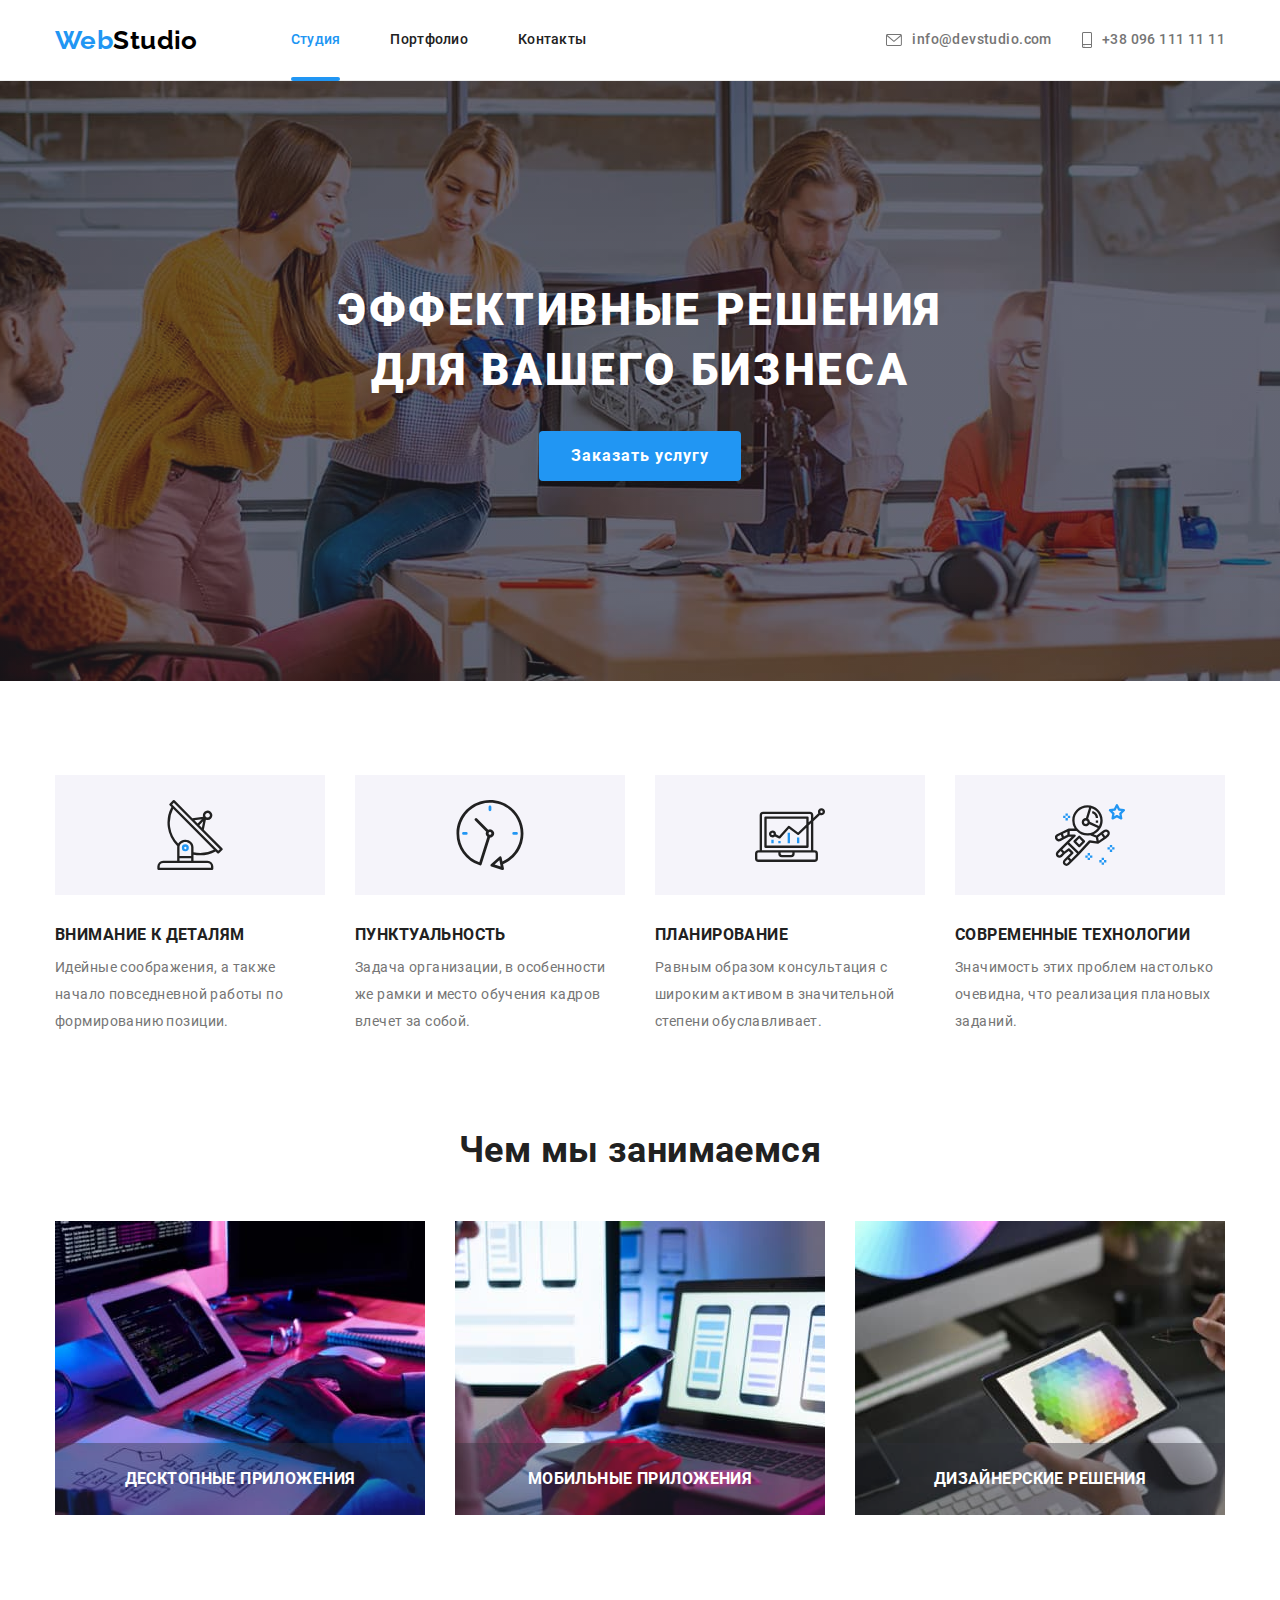
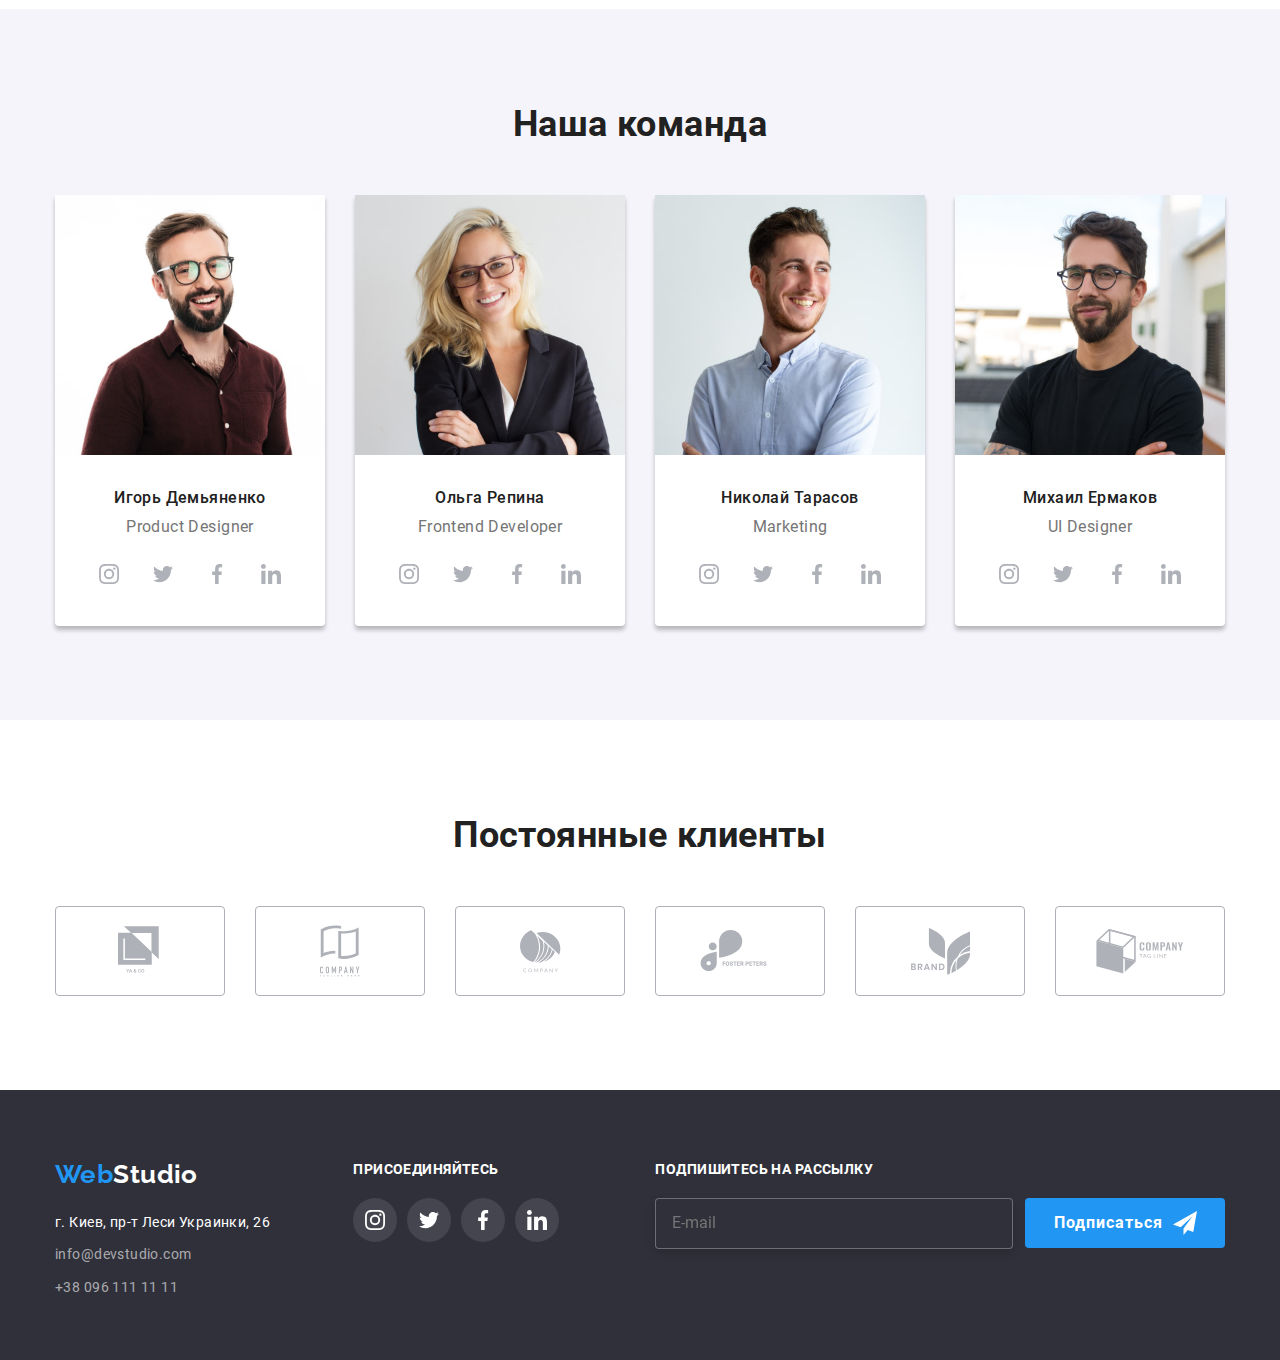
<file: index.html>
<!DOCTYPE html>
<html lang="ru">

<head>
    <meta charset="UTF-8">
    <meta name="viewport" content="width=device-width, initial-scale=1.0">
    <title>Главная страница ВебСтудии</title>
    <link rel="stylesheet" href="./css/main.min.css">
</head>

<body>
    <header class="header">
        <div class="container container--header">
            <a href="./index.html" class="logo">Web<span class="logo__end">Studio</span></a>
            <nav>
                <ul class="menu">
                    <li class="menu__item"><a href="index.html" class="menu__link menu__link--active">Студия</a></li>
                    <li class="menu__item"><a href="portfolio.html" class="menu__link ">Портфолио</a></li>
                    <li class="menu__item"><a href="" class="menu__link">Контакты</a></li>
                </ul>
            </nav>
            <address class="contacts">
                <a href="mailto:info@devstudio.com" class="contacts__item">
                    <svg class="contacts__icon" width="16px" height="12px">
                        <use href="./images/sprite.svg#icon-envelope"></use>
                    </svg>
                    <span>info@devstudio.com</span>
                </a>
                <a href="tel:+380961111111" class="contacts__item">
                    <svg class="contacts__icon" width="10px" height="16px">
                        <use href="./images/sprite.svg#icon-tel"></use>
                    </svg>
                    <span>+38 096 111 11 11</span>
                </a>
            </address>
        </div>
    </header>
    <main>
        <section class="hero">
            <div class="container">
                <h1 class="hero__title">Эффективные решения <br />для вашего бизнеса</h1>
                <button data-modal-open class="hero__button">
                    Заказать услугу
                </button>
            </div>
            <div class="backdrop is-hidden" data-modal>
                <div class="modal">
                    <button data-modal-close class="modal__close">
                        <svg class="cross" width="11px" height="11px">
                            <use href="./images/sprite.svg#cross">
                            </use>
                        </svg>
                    </button>
                    <form class="form">
                        <p class="form__title">Оставьте свои данные, мы вам перезвоним</p>
                        <div class="form__field">
                            <label for="name" class="form__label">Имя</label>
                            <input type="text" class="form__input" name="user-name" id="name">
                            <svg class="form__icon" width="12px" height="12px">
                                <use href="./images/sprite.svg#name">
                                </use>
                            </svg>
                        </div>
                        <div class="form__field">
                            <label for="tel" class="form__label">Телефон</label>
                            <input type="tel" class="form__input" name="tel" id="tel">
                            <svg class="form__icon" width="13px" height="13px">
                                <use href="./images/sprite.svg#tel">
                                </use>
                            </svg>
                        </div>
                        <div class="form__field">
                            <label for="mail" class="form__label">Почта</label>
                            <input type="email" class="form__input" name="email" id="mail">
                            <svg class="form__icon" width="15px" height="12px">
                                <use href="./images/sprite.svg#email">
                                </use>
                            </svg>
                        </div>
                        <div class="form__field">
                            <label for="coment" class="form__label coment">Комментарий</label>
                            <textarea name="coment" class="form__input form__input--textarea" id="coment"
                                placeholder="Введите текст"></textarea>
                        </div>
                        <div class="confirm">
                            <label class="confirm__label">
                                <input class="confirm__checkbox" type="checkbox" name="checkbox" value="yes">
                                <span class="confirm__icon"></span>Соглашаюсь с рассылкой и принимаю&nbsp; <a
                                    class="confirm__link" href="#"> Условия договора</a></label>
                        </div>
                        <button class="confirm__button" type="submit">Отправить</button>
                    </form>
                </div>
            </div>
        </section>
        <section class="feature">
            <div class="container">
                <h2 class="visually-hidden"> Наши преимущества</h2>
                <ul class="card-set">
                    <li class="advantage">
                        <div class="advantage__img">
                            <svg class="advantage__icon">
                                <use href="./images/sprite.svg#icon-antenna"></use>
                            </svg>
                        </div>
                        <h3 class="advantage__title">Внимание к деталям</h3>
                        <p class="advantage__text">Идейные соображения, а также начало повседневной работы по
                            формированию
                            позиции.</p>
                    </li>
                    <li class="advantage">
                        <div class="advantage__img">
                            <svg class="advantage__icon">
                                <use href="./images/sprite.svg#icon-clock"></use>
                            </svg>
                        </div>
                        <h3 class="advantage__title">Пунктуальность</h3>
                        <p class="advantage__text">Задача организации, в особенности же рамки и место обучения кадров
                            влечет за собой.</p>
                    </li>
                    <li class="advantage">
                        <div class="advantage__img">
                            <svg class="advantage__icon">
                                <use href="./images/sprite.svg#icon-diagram"></use>
                            </svg>
                        </div>
                        <h3 class="advantage__title">Планирование</h3>
                        <p class="advantage__text">Равным образом консультация с широким активом в значительной степени
                            обуславливает.</p>
                    </li>
                    <li class="advantage">
                        <div class="advantage__img">
                            <svg class="advantage__icon">
                                <use href="./images/sprite.svg#icon-astronaut"></use>
                            </svg>
                        </div>
                        <h3 class="advantage__title">Современные технологии</h3>
                        <p class="advantage__text">Значимость этих проблем настолько очевидна, что реализация плановых
                            заданий.</p>
                    </li>
                </ul>
            </div>
        </section>
        <section class="about">
            <div class="container">
                <h2 class="container__title">Чем мы занимаемся</h2>
                <ul class="card-set">
                    <li class="about__item">
                        <img class="about__img" src="./images/img1.jpg" alt="Руки на клавиатуре перед экраном"
                            width="370">
                        <div class="about__text">
                            <h3>Десктопные приложения</h3>
                        </div>
                    </li>
                    <li class="about__item">
                        <img class="about__img" src="./images/img2.jpg" alt="фото2" width="370">
                        <div class="about__text">
                            <h3>Мобильные приложения</h3>
                        </div>
                    </li>
                    <li class="about__item">
                        <img class="about__img" src="./images/img3.jpg" alt="фото3" width="370">
                        <div class="about__text">
                            <h3>Дизайнерские решения</h3>
                        </div>
                    </li>
                </ul>
            </div>
        </section>
        <section class="crew">
            <div class="container">
                <h2 class="container__title">Наша команда</h2>
                <ul class="card-set">
                    <li class="person">
                        <img src="./images/img4.jpg" alt="Фото мужчины в очках с бородой" width="270">
                        <h4 class="person__title">Игорь Демьяненко</h4>
                        <p class="person__prof">Product Designer</p>
                        <ul class="social">
                            <li>
                                <a href="https://instagram.com" class="social__link">
                                    <svg class="social__svg">
                                        <use href="./images/sprite.svg#icon-instagram">
                                        </use>
                                    </svg>
                                </a>
                            </li>
                            <li>
                                <a href="https://twitter.com" class="social__link">
                                    <svg class="social__svg">
                                        <use href="./images/sprite.svg#icon-twitter">
                                        </use>
                                    </svg>
                                </a>
                            </li>
                            <li>
                                <a href="https://facebook.com" class="social__link">
                                    <svg class="social__svg">
                                        <use href="./images/sprite.svg#icon-facebook"></use>
                                    </svg>
                                </a>
                            </li>
                            <li>
                                <a href="https://linkedin.com" class="social__link">
                                    <svg class="social__svg">
                                        <use href="./images/sprite.svg#icon-linkedin"></use>
                                    </svg>
                                </a>
                            </li>
                        </ul>
                    </li>
                    <li class="person">
                        <img src="./images/img5.jpg" alt="Фото девушки блондинки" width="270">
                        <h4 class="person__title">Ольга Репина</h4>
                        <p class="person__prof">Frontend Developer</p>
                        <ul class="social">
                            <li>
                                <a href="https://instagram.com" class="social__link">
                                    <svg class="social__svg">
                                        <use href="./images/sprite.svg#icon-instagram">
                                        </use>
                                    </svg>
                                </a>
                            </li>
                            <li>
                                <a href="https://twitter.com" class="social__link">
                                    <svg class="social__svg">
                                        <use href="./images/sprite.svg#icon-twitter">
                                        </use>
                                    </svg>
                                </a>
                            </li>
                            <li>
                                <a href="https://facebook.com" class="social__link">
                                    <svg class="social__svg">
                                        <use href="./images/sprite.svg#icon-facebook"></use>
                                    </svg>
                                </a>
                            </li>
                            <li>
                                <a href="https://linkedin.com" class="social__link">
                                    <svg class="social__svg">
                                        <use href="./images/sprite.svg#icon-linkedin"></use>
                                    </svg>
                                </a>
                            </li>
                        </ul>
                    </li>
                    <li class="person">
                        <img src="./images/img6.jpg" alt="Фото парня в светлой рубашке" width="270">
                        <h4 class="person__title">Николай Тарасов</h4>
                        <p class="person__prof">Marketing</p>
                        <ul class="social">
                            <li>
                                <a href="https://instagram.com" class="social__link">
                                    <svg class="social__svg">
                                        <use href="./images/sprite.svg#icon-instagram">
                                        </use>
                                    </svg>
                                </a>
                            </li>
                            <li>
                                <a href="https://twitter.com" class="social__link">
                                    <svg class="social__svg">
                                        <use href="./images/sprite.svg#icon-twitter">
                                        </use>
                                    </svg>
                                </a>
                            </li>
                            <li>
                                <a href="https://facebook.com" class="social__link">
                                    <svg class="social__svg">
                                        <use href="./images/sprite.svg#icon-facebook"></use>
                                    </svg>
                                </a>
                            </li>
                            <li>
                                <a href="https://linkedin.com" class="social__link">
                                    <svg class="social__svg">
                                        <use href="./images/sprite.svg#icon-linkedin"></use>
                                    </svg>
                                </a>
                            </li>
                        </ul>
                    </li>
                    <li class="person">
                        <img src="./images/img7.jpg" alt="Фото парня в очках и черной футболке" width="270">
                        <h4 class="person__title">Михаил Ермаков</h4>
                        <p class="person__prof">UI Designer</p>
                        <ul class="social">
                            <li>
                                <a href="https://instagram.com" class="social__link">
                                    <svg class="social__svg">
                                        <use href="./images/sprite.svg#icon-instagram">
                                        </use>
                                    </svg>
                                </a>
                            </li>
                            <li>
                                <a href="https://twitter.com" class="social__link">
                                    <svg class="social__svg">
                                        <use href="./images/sprite.svg#icon-twitter">
                                        </use>
                                    </svg>
                                </a>
                            </li>
                            <li>
                                <a href="https://facebook.com" class="social__link">
                                    <svg class="social__svg">
                                        <use href="./images/sprite.svg#icon-facebook"></use>
                                    </svg>
                                </a>
                            </li>
                            <li>
                                <a href="https://linkedin.com" class="social__link">
                                    <svg class="social__svg">
                                        <use href="./images/sprite.svg#icon-linkedin"></use>
                                    </svg>
                                </a>
                            </li>
                        </ul>
                    </li>
                </ul>
            </div>
        </section>
        <section class="clients">
            <div class="container">
                <h2 class="container__title">Постоянные клиенты</h2>
                <div class="clients__logo">
                    <ul class="card-set">
                        <li>
                            <a href="" class="clients__item">
                                <svg class="clients__icon" width="45px" height="50px">
                                    <use href="./images/sprite.svg#icon-logo1">
                                    </use>
                                </svg>
                            </a>
                        </li>
                        <li>
                            <a href="" class="clients__item">
                                <svg class="clients__icon" width="40px" height="52px">
                                    <use href="./images/sprite.svg#icon-logo2">
                                    </use>
                                </svg>
                            </a>
                        </li>
                        <li>
                            <a href="" class="clients__item">
                                <svg class="clients__icon" width="41px" height="43px">
                                    <use href="./images/sprite.svg#icon-logo3">
                                    </use>
                                </svg>
                            </a>
                        </li>
                        <li>
                            <a href="" class="clients__item">
                                <svg class="clients__icon" width="80px" height="42px">
                                    <use href="./images/sprite.svg#icon-logo4">
                                    </use>
                                </svg>
                            </a>
                        </li>
                        <li>
                            <a href="" class="clients__item">
                                <svg class="clients__icon" width="59px" height="47px">
                                    <use href="./images/sprite.svg#icon-logo5">
                                    </use>
                                </svg>
                            </a>
                        </li>
                        <li>
                            <a href="" class="clients__item">
                                <svg class="clients__icon" width="88px" height="45px">
                                    <use href="./images/sprite.svg#icon-logo6">
                                    </use>
                                </svg>
                            </a>
                        </li>
                    </ul>
                </div>
            </div>
        </section>
    </main>
    <footer class="footer">
        <div class="container">
            <div class="footer__main">
                <div class="footer__contacts">
                    <a href="index.html" class="logo logo--footer">Web<span
                            class="logo__end logo__end--footer">Studio</span></a>
                    <address>
                        <ul>
                            <li class="footer__address">г. Киев, пр-т Леси Украинки, 26&nbsp;&nbsp;&nbsp;</li>
                            <li><a href="mailto:info@devstudio.com" class="footer__contacts">info@devstudio.com</a></li>
                            <li><a href="tel:+380961111111" class="footer__contacts">+38 096 111 11 11</a></li>
                        </ul>
                    </address>

                </div>
                <div class="footer__social">
                    <p class="footer__title">Присоединяйтесь</p>
                    <ul class="social">
                        <li>
                            <a href="https://instagram.com" class="social__link social__link--footer">
                                <svg class="social__svg">
                                    <use href="./images/sprite.svg#icon-instagram">
                                    </use>
                                </svg>
                            </a>
                        </li>
                        <li>
                            <a href="https://twitter.com" class="social__link social__link--footer">
                                <svg class="social__svg">
                                    <use href="./images/sprite.svg#icon-twitter">
                                    </use>
                                </svg>
                            </a>
                        </li>
                        <li>
                            <a href="https://facebook.com" class="social__link social__link--footer">
                                <svg class="social__svg">
                                    <use href="./images/sprite.svg#icon-facebook"></use>
                                </svg>
                            </a>
                        </li>
                        <li>
                            <a href="https://linkedin.com" class="social__link social__link--footer">
                                <svg class="social__svg">
                                    <use href="./images/sprite.svg#icon-linkedin"></use>
                                </svg>
                            </a>
                        </li>
                    </ul>
                </div>
                <div class="footer-form">
                    <p class="footer__title">Подпишитесь на рассылку</p>
                    <form class="footer-form__block">
                        <label>
                            <input class="footer-form__email" type="email" name="mail" placeholder="E-mail">
                        </label>
                        <button class="footer-form__button" type="submit">Подписаться<svg class="footer-form__send" width="24"
                                height="24">
                                <use href="./images/sprite.svg#icon-send"></use>
                            </svg></button>
                    </form>
                </div>
            </div>
        </div>
    </footer>
    <script src="./js/modal.js"></script>
</body>
</html>
</file>
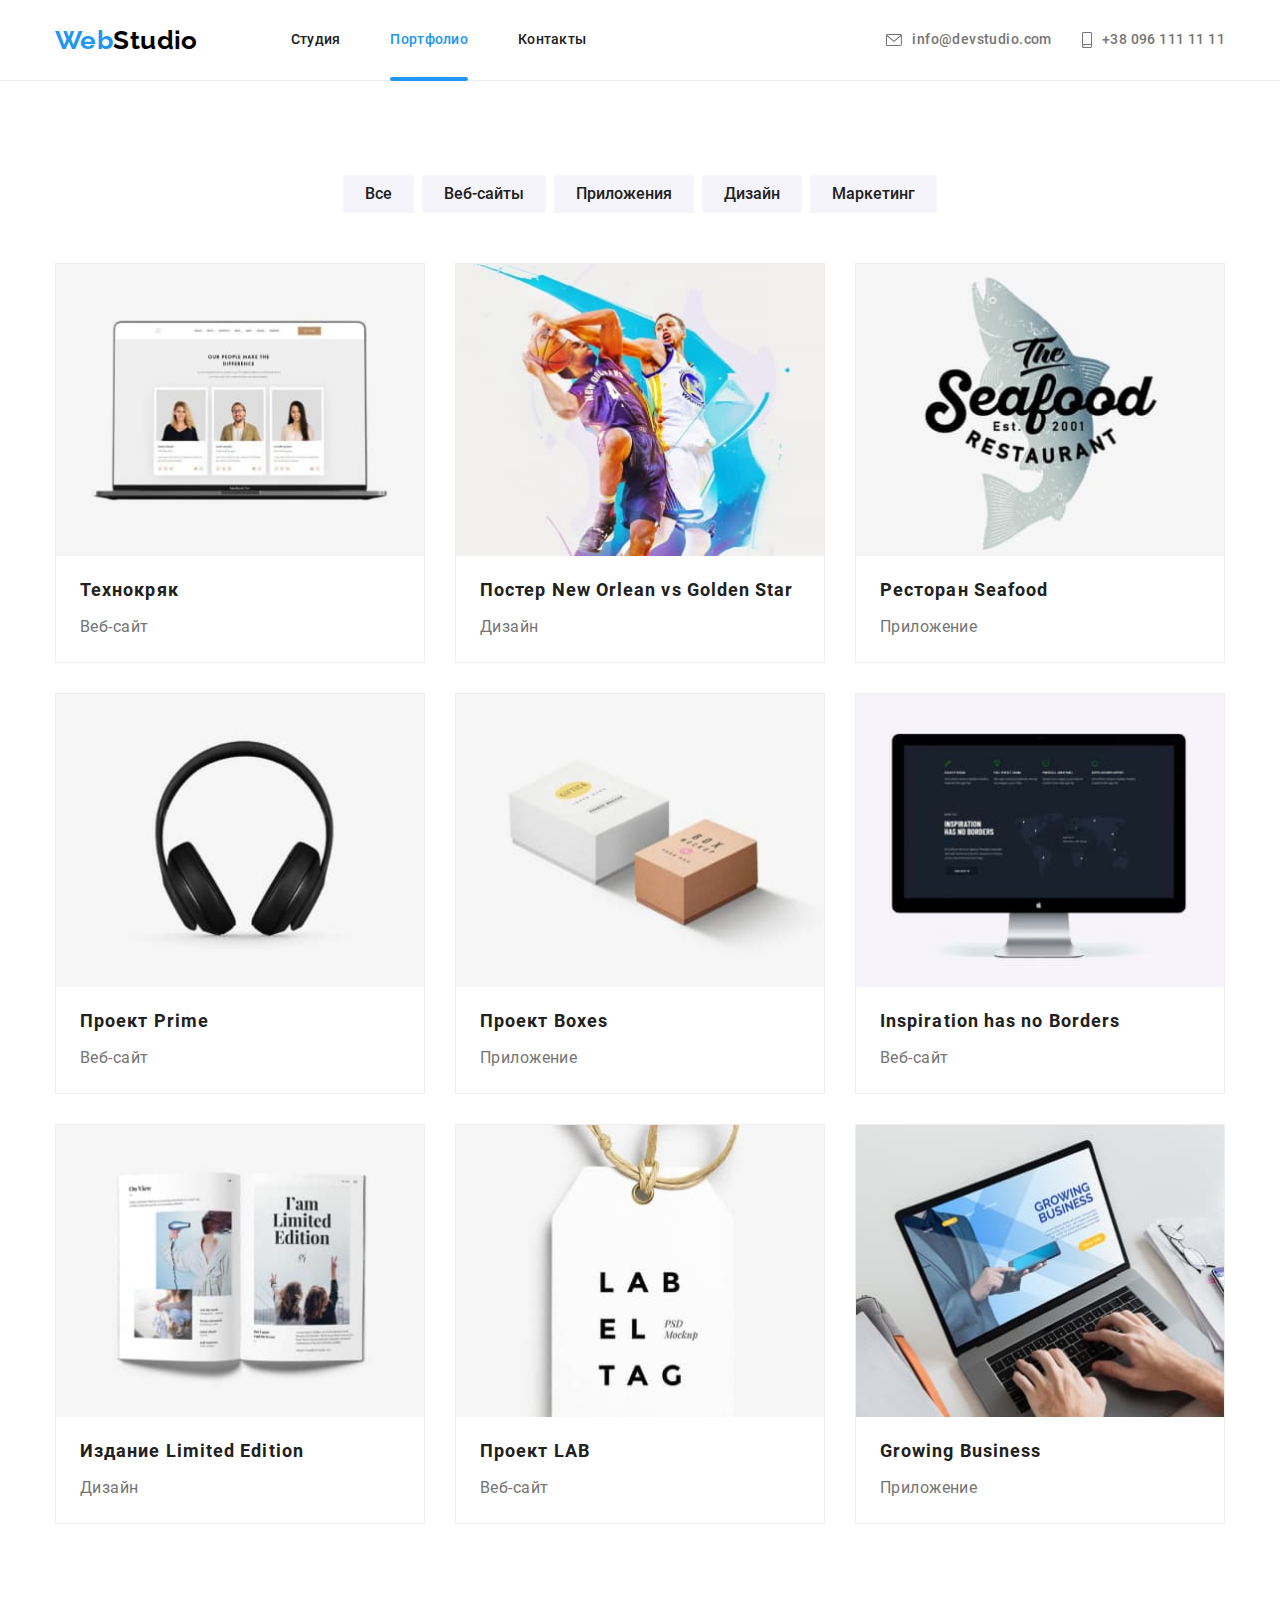
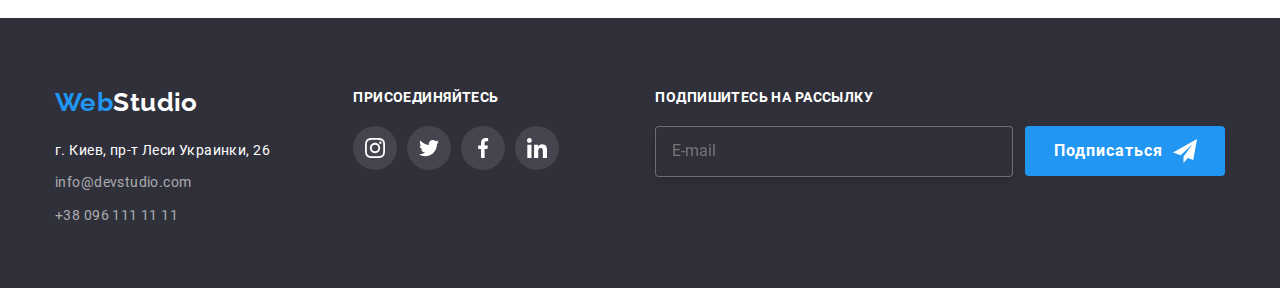
<file: portfolio.html>
<!DOCTYPE html>
<html lang="ru">

<head>
    <meta charset="UTF-8">
    <meta name="viewport" content="width=device-width, initial-scale=1.0">
    <title>Портфолио</title>
    <link rel="stylesheet" href="./css/main.min.css">
</head>

<body>
    <header class="header">
        <div class="container container--header">

            <a href="./index.html" class="logo">Web<span class="logo__end">Studio</span></a>
            <nav>
                <ul class="menu">
                    <li class="menu__item"><a href="index.html" class="menu__link ">Студия</a></li>
                    <li class="menu__item"><a href="portfolio.html" class="menu__link menu__link--active">Портфолио</a></li>
                    <li class="menu__item"><a href="" class="menu__link">Контакты</a></li>
                </ul>
            </nav>
            <address class="contacts">
                <a href="mailto:info@devstudio.com" class="contacts__item">
                    <svg class="contacts__icon" width="16px" height="12px">
                        <use href="./images/sprite.svg#icon-envelope"></use>
                    </svg>
                    <span>info@devstudio.com</span>
                </a>
                <a href="tel:+380961111111" class="contacts__item">
                    <svg class="contacts__icon" width="10px" height="16px">
                        <use href="./images/sprite.svg#icon-tel"></use>
                    </svg>
                    <span>+38 096 111 11 11</span>
                </a>
            </address>
        </div>
    </header>
    <main>
        <section class="portfolio">
            <div class="container">
                <h1 class="visually-hidden"> Наше портфолио</h1>
                <ul class="button-block">
                    <li class="button-block__item"><button type="button" class="button-block__type">Все</button></li>
                    <li class="button-block__item"><button type="button" class="button-block__type">Веб-сайты</button></li>
                    <li class="button-block__item"><button type="button" class="button-block__type">Приложения</button></li>
                    <li class="button-block__item"><button type="button" class="button-block__type">Дизайн</button></li>
                    <li class="button-block__item"><button type="button" class="button-block__type">Маркетинг</button></li>
                </ul>
                <ul class="works">
                    <li class="works__item">
                        <a href="" class="works__link">
                            <div class="works__describe">
                                <img src="./images/portfolio1.jpg" class="works__image" alt="" width="368">
                                <p class="works__overlay">Технокряк это современная площадка распространения коронавируса.
                                    Компании используют эту платформу для цифрового
                                    шпионажа и атак на защищённые сервера конкурентов.</p>
                            </div>
                            <div class="works__about">

                                <h2 class="works__title">Технокряк</h2>
                                <p class="works__type">Веб-сайт</p>
                            </div>
                        </a>
                    </li>
                    <li class="works__item">
                         <a href="" class="works__link">
                            <div class="works__describe">
                                <img src="./images/portfolio2.jpg" class="works__image" alt="" width="368">
                                <p class="works__overlay">Технокряк это современная площадка распространения коронавируса.
                                    Компании используют эту
                                    платформу для цифрового
                                    шпионажа и атак на защищённые сервера конкурентов.</p>
                            </div>
                            <div class="works__about">

                                <h2 class="works__title">Постер New Orlean vs Golden Star</h2>
                                <p class="works__type"> Дизайн</p>
                            </div>
                        </a>
                    </li>
                    <li class="works__item">
                         <a href="" class="works__link">
                            <div class="works__describe">
                                <img src="./images/portfolio3.jpg" class="works__image" alt="" width="368">
                                <p class="works__overlay">Технокряк это современная площадка распространения коронавируса.
                                    Компании используют эту
                                    платформу для цифрового
                                    шпионажа и атак на защищённые сервера конкурентов.</p>
                            </div>
                            <div class="works__about">

                                <h2 class="works__title">Ресторан Seafood</h2>
                                <p class="works__type">Приложение</p>
                            </div>
                        </a>
                    </li>
                    <li class="works__item">
                         <a href="" class="works__link">
                            <div class="works__describe">
                                <img src="./images/portfolio4.jpg" class="works__image" alt="" width="368">
                                <p class="works__overlay">Технокряк это современная площадка распространения коронавируса.
                                    Компании используют эту платформу для цифрового
                                    шпионажа и атак на защищённые сервера конкурентов.</p>
                            </div>
                            <div class="works__about">

                                <h2 class="works__title">Проект Prime</h2>
                                <p class="works__type">Веб-сайт</p>
                            </div>
                        </a>
                    </li>
                    <li class="works__item">
                         <a href="" class="works__link">
                            <div class="works__describe">
                                <img src="./images/portfolio5.jpg" class="works__image" alt="" width="368">
                                <p class="works__overlay">Технокряк это современная площадка распространения коронавируса.
                                    Компании используют эту
                                    платформу для цифрового
                                    шпионажа и атак на защищённые сервера конкурентов.</p>
                            </div>
                            <div class="works__about">

                                <h2 class="works__title">Проект Boxes</h2>
                                <p class="works__type">Приложение</p>
                            </div>
                        </a>
                    </li>
                    <li class="works__item">
                         <a href="" class="works__link">
                            <div class="works__describe">
                                <img src="./images/portfolio6.jpg" class="works__image" alt="" width="368">
                                <p class="works__overlay">Технокряк это современная площадка распространения коронавируса.
                                    Компании используют эту
                                    платформу для цифрового
                                    шпионажа и атак на защищённые сервера конкурентов.</p>
                            </div>
                            <div class="works__about">

                                <h2 class="works__title">Inspiration has no Borders</h2>
                                <p class="works__type">Веб-сайт</p>
                            </div>
                        </a>
                    </li>
                    <li class="works__item">
                         <a href="" class="works__link">
                            <div class="works__describe">
                                <img src="./images/portfolio7.jpg" class="works__image" alt="" width="368">
                                <p class="works__overlay">Технокряк это современная площадка распространения коронавируса.
                                    Компании используют эту
                                    платформу для цифрового
                                    шпионажа и атак на защищённые сервера конкурентов.</p>
                            </div>
                            <div class="works__about">

                                <h2 class="works__title">Издание Limited Edition</h2>
                                <p class="works__type">Дизайн</p>
                            </div>
                        </a>
                    </li>
                    <li class="works__item">
                         <a href="" class="works__link">
                            <div class="works__describe">
                                <img src="./images/portfolio8.jpg" class="works__image" alt="" width="368">
                                <p class="works__overlay">Технокряк это современная площадка распространения коронавируса.
                                    Компании используют эту
                                    платформу для цифрового
                                    шпионажа и атак на защищённые сервера конкурентов.</p>
                            </div>
                            <div class="works__about">

                                <h2 class="works__title">Проект LAB</h2>
                                <p class="works__type">Веб-сайт</p>
                            </div>
                        </a>
                    </li>
                    <li class="works__item">
                         <a href="" class="works__link">
                            <div class="works__describe">
                                <img src="./images/portfolio9.jpg" class="works__image" alt="" width="368">
                                <p class="works__overlay">Технокряк это современная площадка распространения коронавируса.
                                    Компании используют эту
                                    платформу для цифрового
                                    шпионажа и атак на защищённые сервера конкурентов.</p>
                            </div>
                            <div class="works__about">
                                <h2 class="works__title">Growing Business</h2>
                                <p class="works__type">Приложение</p>
                            </div>
                        </a>
                    </li>
                </ul>
            </div>
        </section>
    </main>
    <footer class="footer">
        <div class="container">
            <div class="footer__main">
                <div class="footer__contacts">
                    <a href="index.html" class="logo logo--footer">Web<span
                            class="logo__end logo__end--footer">Studio</span></a>
                    <address>
                        <ul>
                            <li class="footer__address">г. Киев, пр-т Леси Украинки, 26&nbsp;&nbsp;&nbsp;</li>
                            <li><a href="mailto:info@devstudio.com" class="footer__contacts">info@devstudio.com</a></li>
                            <li><a href="tel:+380961111111" class="footer__contacts">+38 096 111 11 11</a></li>
                        </ul>
                    </address>

                </div>
                <div class="footer__social">
                    <p class="footer__title">Присоединяйтесь</p>
                    <ul class="social">
                        <li>
                            <a href="https://instagram.com" class="social__link social__link--footer">
                                <svg class="social__svg">
                                    <use href="./images/sprite.svg#icon-instagram">
                                    </use>
                                </svg>
                            </a>
                        </li>
                        <li>
                            <a href="https://twitter.com" class="social__link social__link--footer">
                                <svg class="social__svg">
                                    <use href="./images/sprite.svg#icon-twitter">
                                    </use>
                                </svg>
                            </a>
                        </li>
                        <li>
                            <a href="https://facebook.com" class="social__link social__link--footer">
                                <svg class="social__svg">
                                    <use href="./images/sprite.svg#icon-facebook"></use>
                                </svg>
                            </a>
                        </li>
                        <li>
                            <a href="https://linkedin.com" class="social__link social__link--footer">
                                <svg class="social__svg">
                                    <use href="./images/sprite.svg#icon-linkedin"></use>
                                </svg>
                            </a>
                        </li>
                    </ul>
                </div>
                <div class="footer-form">
                    <p class="footer__title">Подпишитесь на рассылку</p>
                    <form class="footer-form__block">
                        <label>
                            <input class="footer-form__email" type="email" name="mail" placeholder="E-mail">
                        </label>
                        <button class="footer-form__button" type="submit">Подписаться<svg class="footer-form__send" width="24"
                                height="24">
                                <use href="./images/sprite.svg#icon-send"></use>
                            </svg></button>
                    </form>
                </div>
            </div>
        </div>
    </footer>
</body>

</html>
</file>
<file: css/main.min.css>
/*! modern-normalize v1.0.0 | MIT License | https://github.com/sindresorhus/modern-normalize */*,*::before,*::after{-webkit-box-sizing:border-box;box-sizing:border-box}:root{-moz-tab-size:4;-o-tab-size:4;tab-size:4}html{line-height:1.15;-webkit-text-size-adjust:100%}body{margin:0}body{font-family:system-ui,-apple-system,"Segoe UI",Roboto,Helvetica,Arial,sans-serif,"Apple Color Emoji","Segoe UI Emoji"}hr{height:0;color:inherit}abbr[title]{-webkit-text-decoration:underline dotted;text-decoration:underline dotted}b,strong{font-weight:bolder}code,kbd,samp,pre{font-family:ui-monospace, SFMono-Regular, Consolas, 'Liberation Mono', Menlo, monospace;font-size:1em}small{font-size:80%}sub,sup{font-size:75%;line-height:0;position:relative;vertical-align:baseline}sub{bottom:-0.25em}sup{top:-0.5em}table{text-indent:0;border-color:inherit}button,input,optgroup,select,textarea{font-family:inherit;font-size:100%;line-height:1.15;margin:0}button,select{text-transform:none}button,[type='button'],[type='reset'],[type='submit']{-webkit-appearance:button}::-moz-focus-inner{border-style:none;padding:0}:-moz-focusring{outline:1px dotted ButtonText}:-moz-ui-invalid{box-shadow:none}legend{padding:0}progress{vertical-align:baseline}::-webkit-inner-spin-button,::-webkit-outer-spin-button{height:auto}[type='search']{-webkit-appearance:textfield;outline-offset:-2px}::-webkit-search-decoration{-webkit-appearance:none}::-webkit-file-upload-button{-webkit-appearance:button;font:inherit}summary{display:list-item}@font-face{font-family:'Roboto';font-style:normal;font-weight:500;src:url("../fonts/roboto-v20-latin_cyrillic-500.eot");src:local(""),url("../fonts/roboto-v20-latin_cyrillic-500.eot?#iefix") format("embedded-opentype"),url("../fonts/roboto-v20-latin_cyrillic-500.woff2") format("woff2"),url("../fonts/roboto-v20-latin_cyrillic-500.woff") format("woff"),url("../fonts/roboto-v20-latin_cyrillic-500.ttf") format("truetype"),url("../fonts/roboto-v20-latin_cyrillic-500.svg#Roboto") format("svg")}@font-face{font-family:'Roboto';font-style:normal;font-weight:400;src:url("../fonts/roboto-v20-latin_cyrillic-regular.eot");src:local(""),url("../fonts/roboto-v20-latin_cyrillic-regular.eot?#iefix") format("embedded-opentype"),url("../fonts/roboto-v20-latin_cyrillic-regular.woff2") format("woff2"),url("../fonts/roboto-v20-latin_cyrillic-regular.woff") format("woff"),url("../fonts/roboto-v20-latin_cyrillic-regular.ttf") format("truetype"),url("../fonts/roboto-v20-latin_cyrillic-regular.svg#Roboto") format("svg")}@font-face{font-family:'Roboto';font-style:normal;font-weight:700;src:url("../fonts/roboto-v20-latin_cyrillic-700.eot");src:local(""),url("../fonts/roboto-v20-latin_cyrillic-700.eot?#iefix") format("embedded-opentype"),url("../fonts/roboto-v20-latin_cyrillic-700.woff2") format("woff2"),url("../fonts/roboto-v20-latin_cyrillic-700.woff") format("woff"),url("../fonts/roboto-v20-latin_cyrillic-700.ttf") format("truetype"),url("../fonts/roboto-v20-latin_cyrillic-700.svg#Roboto") format("svg")}@font-face{font-family:'Roboto';font-style:normal;font-weight:900;src:url("../fonts/roboto-v20-latin_cyrillic-900.eot");src:local(""),url("../fonts/roboto-v20-latin_cyrillic-900.eot?#iefix") format("embedded-opentype"),url("../fonts/roboto-v20-latin_cyrillic-900.woff2") format("woff2"),url("../fonts/roboto-v20-latin_cyrillic-900.woff") format("woff"),url("../fonts/roboto-v20-latin_cyrillic-900.ttf") format("truetype"),url("../fonts/roboto-v20-latin_cyrillic-900.svg#Roboto") format("svg")}@font-face{font-family:'Raleway';font-style:normal;font-weight:700;src:url("../fonts/raleway-v18-latin-700.eot");src:local(""),url("../fonts/raleway-v18-latin-700.eot?#iefix") format("embedded-opentype"),url("../fonts/raleway-v18-latin-700.woff2") format("woff2"),url("../fonts/raleway-v18-latin-700.woff") format("woff"),url("../fonts/raleway-v18-latin-700.ttf") format("truetype"),url("../fonts/raleway-v18-latin-700.svg#Raleway") format("svg")}.contacts,.contacts__item,.advantage__img,.clients__item,.footer-form__button,.button-block,.modal__close{display:-webkit-box;display:-ms-flexbox;display:flex;-webkit-box-pack:center;-ms-flex-pack:center;justify-content:center;-webkit-box-align:center;-ms-flex-align:center;align-items:center}html{-webkit-box-sizing:border-box;box-sizing:border-box}*,*::before,*::after{-webkit-box-sizing:border-box;box-sizing:border-box}ul{list-style:none;margin:0;padding:0}p,h1,h2,h3{margin:0}body{background-color:#fff;color:#757575;font-family:"Roboto",sans-serif;font-size:14px;line-height:1.14;letter-spacing:0.03em;font-weight:400}a{text-decoration:none;color:inherit;font-style:normal}.visually-hidden{position:absolute;clip:rect(0 0 0 0);width:1px;height:1px;margin:-1px}.container{width:1200px;padding-left:15px;padding-right:15px;margin:0 auto}.backdrop{position:fixed;z-index:1;top:0;left:0;width:100%;height:100%;background-color:rgba(0,0,0,0.2);opacity:1;-webkit-transition:opacity 250ms cubic-bezier(0.4, 0, 0.2, 1);transition:opacity 250ms cubic-bezier(0.4, 0, 0.2, 1)}.is-hidden .modal{-webkit-transform:translate(-50%, -50%) scale(0.5);transform:translate(-50%, -50%) scale(0.5)}.header{border-bottom:1px solid #ececec}.container--header{display:-webkit-box;display:-ms-flexbox;display:flex;-webkit-box-align:center;-ms-flex-align:center;align-items:center}.logo{display:block;font-family:"Raleway",sans-serif;color:#2196f3;font-weight:700;font-size:26px;line-height:1.19}.logo__end{color:#000000}.menu{display:-webkit-box;display:-ms-flexbox;display:flex;margin:0 0 0 93px}.menu__item:not(:first-child){margin-left:50px}.menu__link{display:block;position:relative;color:#212121;font-weight:500;letter-spacing:0.02em;list-style-type:none;padding-top:32px;padding-bottom:32px;-webkit-transition:color 250ms cubic-bezier(0.4, 0, 0.2, 1);transition:color 250ms cubic-bezier(0.4, 0, 0.2, 1)}.menu__link:hover,.menu__link:focus{color:#2196f3}.menu__link--active{color:#2196f3}.menu__link--active::before{position:absolute;content:'';width:100%;height:4px;background-color:#2196f3;border-radius:2px;bottom:-1px}.contacts{height:16px;margin-left:auto;font-weight:500}.contacts__item{height:100%;padding-top:32px;padding-bottom:32px;-webkit-transition:color 250ms cubic-bezier(0.4, 0, 0.2, 1);transition:color 250ms cubic-bezier(0.4, 0, 0.2, 1)}.contacts__item:not(:last-child){margin-right:30px}.contacts__item:focus,.contacts__item:hover{color:#2196f3}.contacts__icon{fill:currentColor;margin-right:10px}.hero{background-image:-webkit-gradient(linear, left top, left bottom, from(rgba(47,48,58,0.4)), to(rgba(47,48,58,0.4))),url(../images/Img-bg.jpg);background-image:linear-gradient(rgba(47,48,58,0.4), rgba(47,48,58,0.4)),url(../images/Img-bg.jpg);background-repeat:no-repeat;background-position:center;padding-top:200px;height:600px;text-align:center}.hero__title{display:block;margin:0 auto 30px;color:#fff;font-weight:900;font-size:44px;line-height:1.36;letter-spacing:0.06em;text-transform:uppercase}.hero__button{background-color:#2196f3;padding:10px 32px;margin:0 auto;border-radius:4px;border:transparent;color:#fff;font-weight:700;font-size:16px;line-height:1.875;letter-spacing:0.06em;cursor:pointer}.feature{padding-top:94px}.card-set{display:-webkit-box;display:-ms-flexbox;display:flex;-webkit-box-pack:justify;-ms-flex-pack:justify;justify-content:space-between;-webkit-box-align:center;-ms-flex-align:center;align-items:center}.advantage{display:block;width:270px}.advantage__img{height:120px;margin-bottom:30px;background-color:#f5f4fa}.advantage__icon{width:70px;height:70px}.advantage__title{color:#212121;font-style:normal;font-weight:bold;line-height:1.17;text-transform:uppercase;list-style-type:none;margin:0 0 10px 0}.advantage__text{line-height:1.93}.container__title{color:#212121;font-weight:700;font-size:36px;line-height:1.17;margin:0 auto 50px}.about{padding:94px 0 94px;text-align:center}.about__item{position:relative}.about__img{display:block}.about__text{position:absolute;bottom:0;display:block;background-color:rgba(47,48,58,0.404);color:#fff;font-weight:700;text-align:center;text-transform:uppercase;padding:27px 0 27px;width:100%}.crew{background-color:#f5f4fa;padding:94px 0 94px 0;text-align:center}.crew__title{color:#212121;font-weight:700;font-size:36px;line-height:1.17;text-align:center;margin:0 auto 50px}.person{background-color:#fff;padding-bottom:30px;border-radius:0 0 4px 4px;-webkit-box-shadow:0px 4px 4px rgba(0,0,0,0.25);box-shadow:0px 4px 4px rgba(0,0,0,0.25)}.person__title{color:#212121;font-weight:500;font-size:16px;line-height:1.117;text-align:center;margin:30px auto 10px}.person__prof{font-size:16px;line-height:19px;text-align:center;margin-bottom:16px}.social{display:-webkit-box;display:-ms-flexbox;display:flex;-webkit-box-pack:justify;-ms-flex-pack:justify;justify-content:space-between;width:206px;height:44px;margin:0 auto}.social__svg{width:20px;height:20px;fill:currentColor}.social__link{display:-webkit-inline-box;display:-ms-inline-flexbox;display:inline-flex;-webkit-box-pack:center;-ms-flex-pack:center;justify-content:center;-webkit-box-align:center;-ms-flex-align:center;align-items:center;width:44px;height:44px;color:#afb1b8;border-radius:50%;-webkit-transition:color 250ms cubic-bezier(0.4, 0, 0.2, 1);transition:color 250ms cubic-bezier(0.4, 0, 0.2, 1);-webkit-transition:background-color 250ms cubic-bezier(0.4, 0, 0.2, 1);transition:background-color 250ms cubic-bezier(0.4, 0, 0.2, 1)}.social__link:hover,.social__link:focus{color:#fff;background-color:#2196f3}.clients{padding:94px 0 94px 0;text-align:center}.clients__item{width:170px;height:90px;color:#afb1b8;border:1px solid #afb1b8;border-radius:4px;-webkit-transition:color 250ms cubic-bezier(0.4, 0, 0.2, 1);transition:color 250ms cubic-bezier(0.4, 0, 0.2, 1);-webkit-transition:border-color 250ms cubic-bezier(0.4, 0, 0.2, 1);transition:border-color 250ms cubic-bezier(0.4, 0, 0.2, 1)}.clients__icon{fill:currentColor}.clients__item:hover,.clients__item:focus{color:#2196f3;border-color:#2196f3}.footer{background-color:#2f303a;padding:60px 0 60px 0}.footer__address{color:#fff;font-style:normal;line-height:24px;list-style-type:none}.footer__contacts{display:block;color:rgba(255,255,255,0.6);line-height:1.71;margin-top:9px}.footer__main{display:-webkit-box;display:-ms-flexbox;display:flex;-webkit-box-pack:justify;-ms-flex-pack:justify;justify-content:space-between}.footer__social{margin-top:12px;margin-left:70px}.footer__title{color:#fff;font-weight:700;text-transform:uppercase;margin-bottom:20px}.logo__end--footer{color:#fff}.logo--footer{margin-bottom:20px}.social__link--footer{color:#fff;background-color:rgba(255,255,255,0.1);-webkit-transition:color 250ms cubic-bezier(0.4, 0, 0.2, 1);transition:color 250ms cubic-bezier(0.4, 0, 0.2, 1);-webkit-transition:background-color 250ms cubic-bezier(0.4, 0, 0.2, 1);transition:background-color 250ms cubic-bezier(0.4, 0, 0.2, 1)}.social__link--footer:hover,.social__link--footer:focus{color:#fff;background-color:#2196f3}.footer-form{margin-top:12px;margin-left:93px}.footer-form__block{display:-webkit-box;display:-ms-flexbox;display:flex;-webkit-box-align:center;-ms-flex-align:center;align-items:center}.footer-form__email{border:1px solid rgba(255,255,255,0.3);-webkit-box-sizing:border-box;box-sizing:border-box;-webkit-filter:drop-shadow(0px 4px 4px rgba(0,0,0,0.15));filter:drop-shadow(0px 4px 4px rgba(0,0,0,0.15));border-radius:4px;background-color:#2f303a;font-size:16px;line-height:1, 25;color:rgba(255,255,255,0.6);padding:15px 16px;width:358px;margin-right:12px}.footer-form__button{background-color:#2196f3;color:#fff;font-weight:700;font-size:16px;line-height:1.875;letter-spacing:0.06em;padding:10px 28px 10px 29px;border-width:0;border-radius:4px;cursor:pointer}.footer-form__send{margin-left:10px}.portfolio{padding:94px 0 94px 0}.works{display:-webkit-box;display:-ms-flexbox;display:flex;-ms-flex-wrap:wrap;flex-wrap:wrap}.works__describe{position:relative;display:block;overflow:hidden}.works__image{display:block}.works__overlay{position:absolute;height:292px;padding:63px 24px;font-size:18px;line-height:1.555;color:#fff;-webkit-transform:translateY(0);transform:translateY(0);background-color:rgba(33,150,243,0.9);-webkit-transition:-webkit-transform 250ms cubic-bezier(0.4, 0, 0.2, 1);transition:-webkit-transform 250ms cubic-bezier(0.4, 0, 0.2, 1);transition:transform 250ms cubic-bezier(0.4, 0, 0.2, 1);transition:transform 250ms cubic-bezier(0.4, 0, 0.2, 1), -webkit-transform 250ms cubic-bezier(0.4, 0, 0.2, 1)}.works__link{display:block;border:1px solid #eeeeee}.works__link:focus,.works__link:hover{-webkit-box-shadow:0px 4px 4px rgba(0,0,0,0.25);box-shadow:0px 4px 4px rgba(0,0,0,0.25)}.works__link:focus .works__overlay,.works__link:hover .works__overlay{-webkit-transform:translateY(-100%);transform:translateY(-100%)}.works__about{padding:20px 24px 20px 24px;margin-top:-4px}.works__title{display:block;color:#212121;font-weight:700;font-size:18px;line-height:2;letter-spacing:0.06em;margin:0 0 4px 0}.works__type{display:block;font-size:16px;line-height:1.875}.works__item:not(:nth-last-child(-n+3)){margin-bottom:30px}.works__item:not(:nth-child(3n)){margin-right:30px}.button-block{margin-bottom:50px}.button-block__item+.button-block__item{margin-left:8px}.button-block__type{display:block;padding:6px 22px;border-radius:4px;font-weight:500;font-size:16px;line-height:1.625;text-align:center;color:#212121;background-color:#f5f4fa;border-radius:4px;border-width:0px;-webkit-transition:color 250ms cubic-bezier(0.4, 0, 0.2, 1);transition:color 250ms cubic-bezier(0.4, 0, 0.2, 1);-webkit-transition:background-color 250ms cubic-bezier(0.4, 0, 0.2, 1);transition:background-color 250ms cubic-bezier(0.4, 0, 0.2, 1)}.button-block__type:hover,.button-block__type:focus{color:#fff;background-color:#2196f3;-webkit-box-shadow:0px 3px 1px rgba(0,0,0,0.1),0px 1px 2px rgba(0,0,0,0.08),0px 2px 2px rgba(0,0,0,0.12);box-shadow:0px 3px 1px rgba(0,0,0,0.1),0px 1px 2px rgba(0,0,0,0.08),0px 2px 2px rgba(0,0,0,0.12);cursor:pointer}.modal{position:absolute;top:50%;left:50%;width:528px;height:581px;background-color:#fff;-webkit-box-shadow:0px 1px 3px rgba(0,0,0,0.12),0px 1px 1px rgba(0,0,0,0.14),0px 2px 1px rgba(0,0,0,0.2);box-shadow:0px 1px 3px rgba(0,0,0,0.12),0px 1px 1px rgba(0,0,0,0.14),0px 2px 1px rgba(0,0,0,0.2);border-radius:4px;-webkit-transform:translate(-50%, -50%) scale(1);transform:translate(-50%, -50%) scale(1);-webkit-transition:-webkit-transform 250ms cubic-bezier(0.4, 0, 0.2, 1);transition:-webkit-transform 250ms cubic-bezier(0.4, 0, 0.2, 1);transition:transform 250ms cubic-bezier(0.4, 0, 0.2, 1);transition:transform 250ms cubic-bezier(0.4, 0, 0.2, 1), -webkit-transform 250ms cubic-bezier(0.4, 0, 0.2, 1)}.modal__close{padding:0;background-color:#fff;width:30px;height:30px;border:1px solid rgba(0,0,0,0.1);border-radius:50%;position:absolute;top:8px;right:8px}.modal__close:hover{color:#2196f3;fill:currentColor}.is-hidden{visibility:hidden;opacity:0;pointer-events:none}.form{padding:40px;text-align:left}.form__title{color:#212121;font-weight:700;font-size:20px;line-height:1.15;text-align:center;letter-spacing:0.03em;margin:0 auto 12px}.form__field{position:relative;display:-webkit-box;display:-ms-flexbox;display:flex;-webkit-box-orient:vertical;-webkit-box-direction:normal;-ms-flex-direction:column;flex-direction:column;margin-bottom:10px;font-size:12px;line-height:1.17;letter-spacing:0.01em}.form__label{margin-bottom:4px}.form__icon{position:absolute;top:32px;left:15px;color:#212121;fill:currentColor;-webkit-transition:color 250ms cubic-bezier(0.4, 0, 0.2, 1);transition:color 250ms cubic-bezier(0.4, 0, 0.2, 1)}.form__input{width:100%;height:40px;padding-left:42px;border:1px solid rgba(33,33,33,0.2);border-radius:4px;-webkit-transition:border-color 250ms cubic-bezier(0.4, 0, 0.2, 1);transition:border-color 250ms cubic-bezier(0.4, 0, 0.2, 1)}.form__input:focus .form__icon{color:#2196f3}.form__input:active,.form__input:focus,.form__input:hover{outline:none;border-color:#2196f3;cursor:pointer}.form__input::-webkit-input-placeholder{font-size:12px;line-height:1.17;letter-spacing:0.01em;color:rgba(117,117,117,0.5)}.form__input:-ms-input-placeholder{font-size:12px;line-height:1.17;letter-spacing:0.01em;color:rgba(117,117,117,0.5)}.form__input::-ms-input-placeholder{font-size:12px;line-height:1.17;letter-spacing:0.01em;color:rgba(117,117,117,0.5)}.form__input::placeholder{font-size:12px;line-height:1.17;letter-spacing:0.01em;color:rgba(117,117,117,0.5)}.form__input:focus+.form__icon,.form__input:hover+.form__icon,.form__input .form__icon:hover{color:#2196f3}.form__input--textarea{resize:none;height:120px;padding:12px 16px;margin-bottom:10px}.confirm{display:-webkit-box;display:-ms-flexbox;display:flex;-webkit-box-align:center;-ms-flex-align:center;align-items:center;line-height:1.71;margin-bottom:30px;height:24px}.confirm__checkbox{margin-right:7px}.confirm__button{background-color:#2196f3;color:#fff;font-weight:bold;font-size:16px;line-height:1.87;display:-webkit-box;display:-ms-flexbox;display:flex;-webkit-box-align:center;-ms-flex-align:center;align-items:center;text-align:center;letter-spacing:0.06em;padding:10px 55px;margin-right:auto;margin-left:auto;-webkit-box-shadow:0px 1px 3px rgba(0,0,0,0.12),0px 1px 1px rgba(0,0,0,0.14),0px 2px 1px rgba(0,0,0,0.2);box-shadow:0px 1px 3px rgba(0,0,0,0.12),0px 1px 1px rgba(0,0,0,0.14),0px 2px 1px rgba(0,0,0,0.2);border-color:transparent;border-radius:4px;cursor:pointer}.confirm__label{display:-webkit-box;display:-ms-flexbox;display:flex;-webkit-box-align:center;-ms-flex-align:center;align-items:center;line-height:1.71}.confirm__link{color:#2196f3;-webkit-text-decoration-line:underline;text-decoration-line:underline}.confirm__icon{display:inline-block;width:16px;height:15px;border:2px solid #212121;border-radius:2px;margin-right:9px}.confirm__checkbox{position:absolute;clip:rect(0 0 0 0);width:1px;height:1px;margin:-1px}.confirm__checkbox:checked+.confirm__icon{background-color:#2196f3;background-image:url("/images/icon-check.svg");background-size:contain;border:2px solid #2196f3;background-origin:border-box}.confirm__checkbox:focus+.confirm__icon{border-color:#2196f3}
/*# sourceMappingURL=main.min.css.map */
</file>
